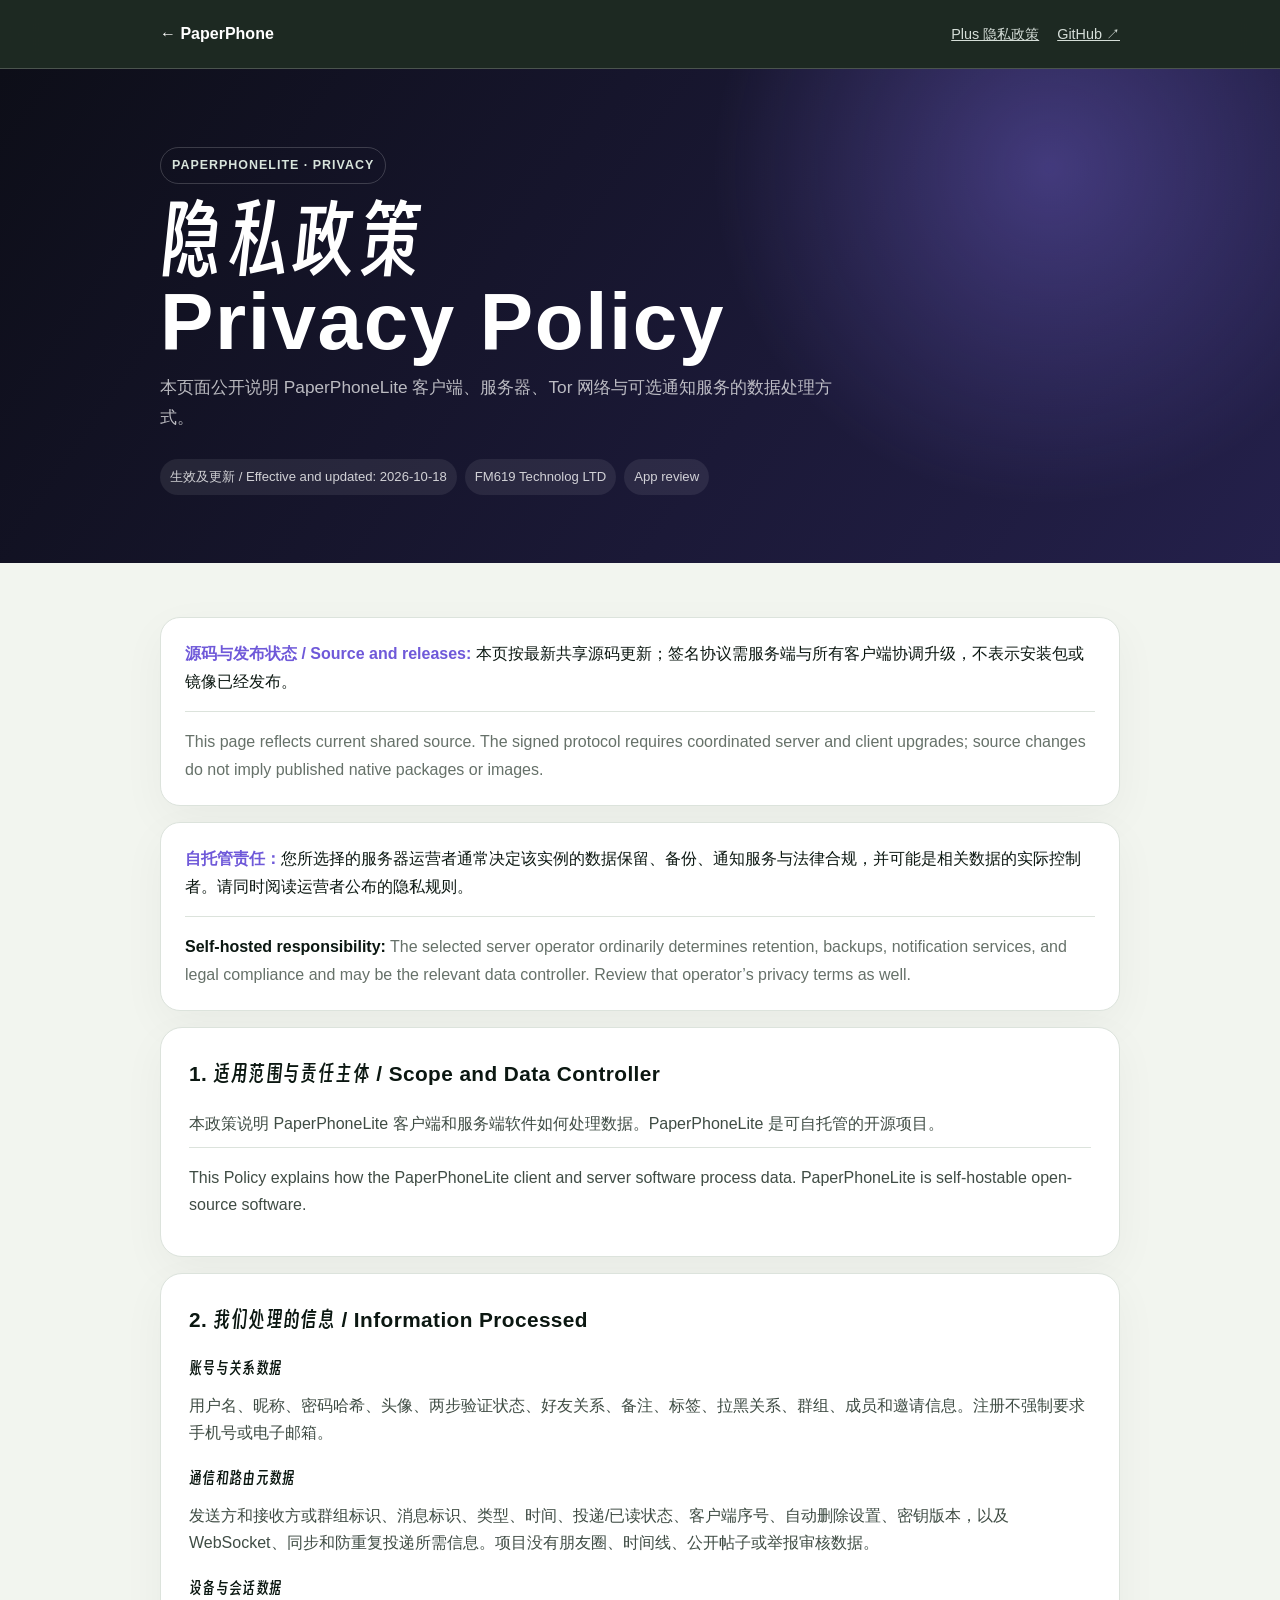
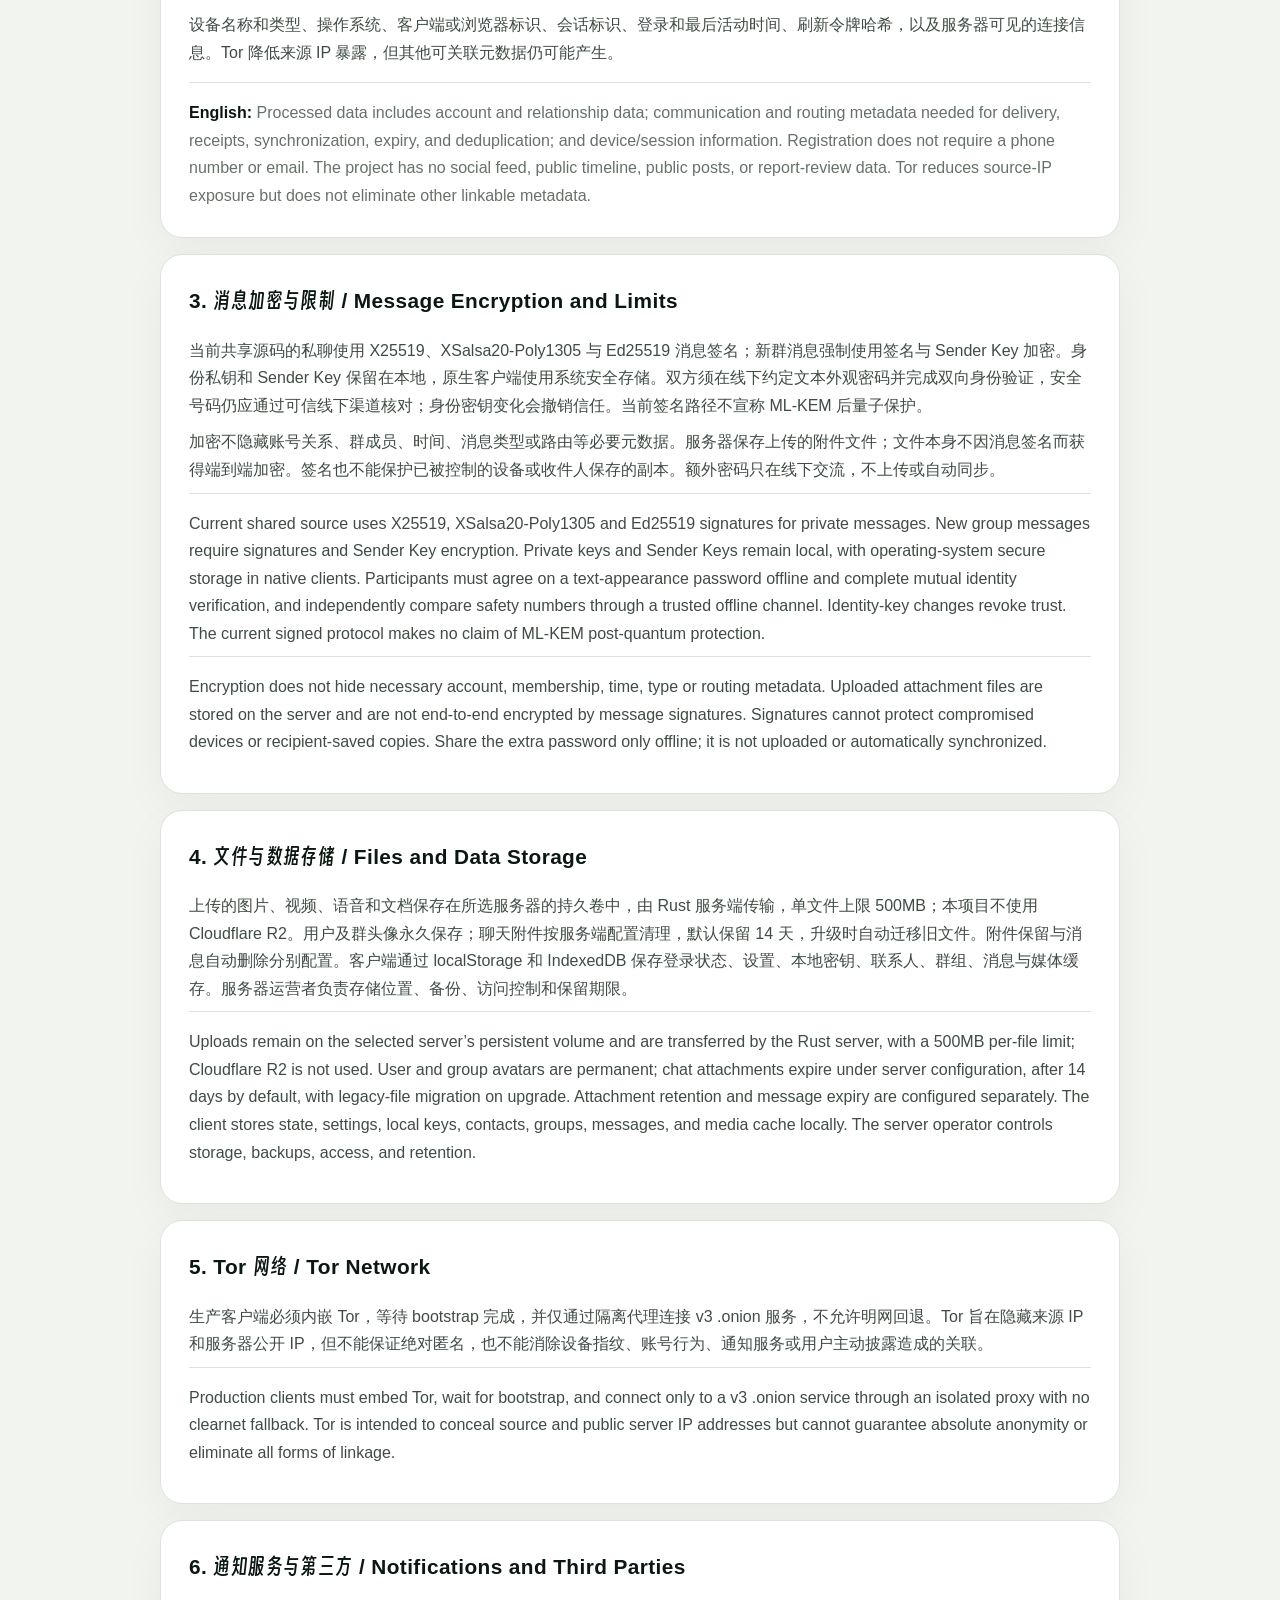
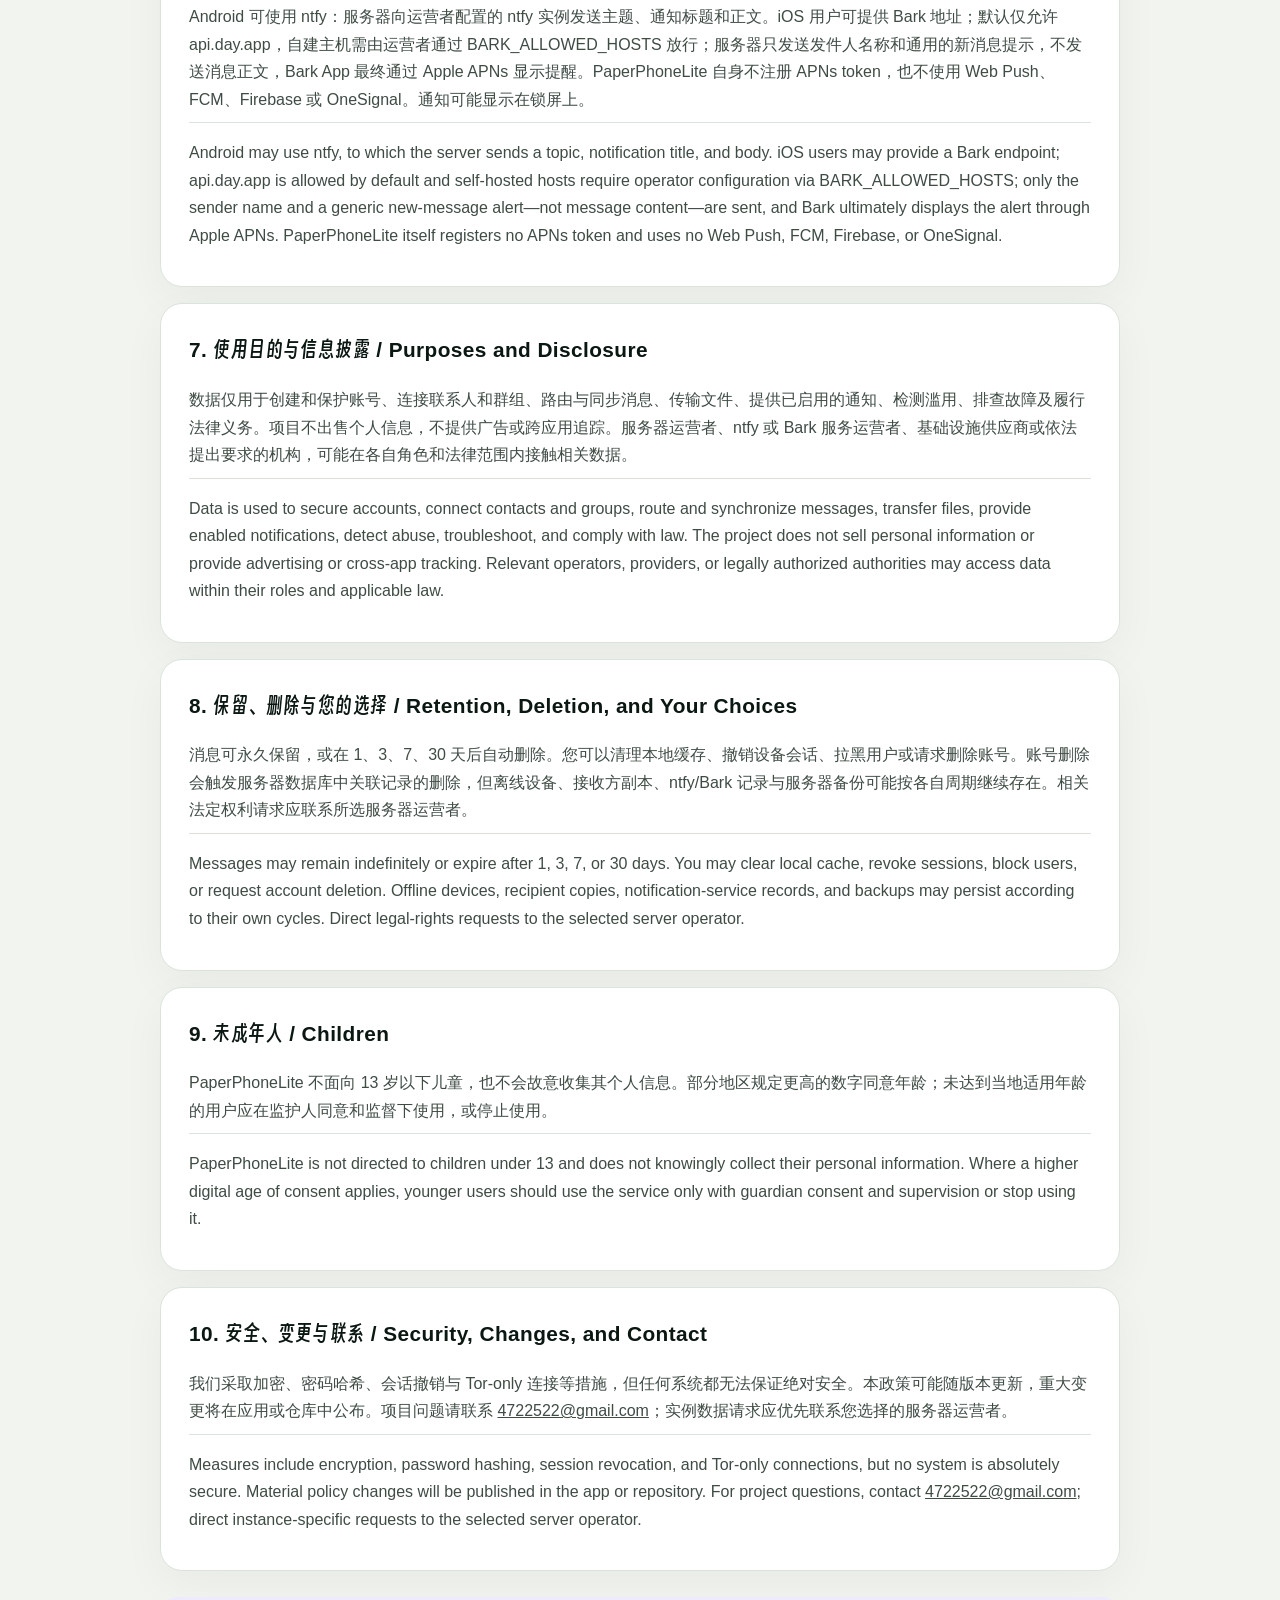
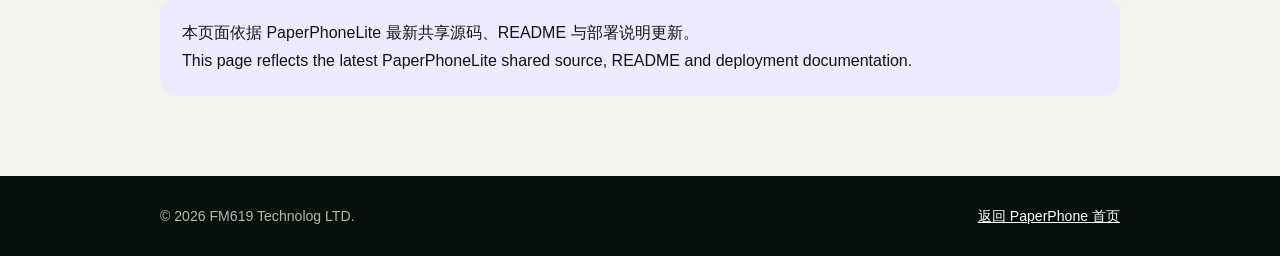
<file: privacy-lite.html>
<!doctype html><html lang="zh-CN" class="lite"><head><meta charset="utf-8"><meta name="viewport" content="width=device-width,initial-scale=1"><title>Privacy Policy | PaperPhoneLite</title><meta name="description" content="PaperPhoneLite 隐私政策 / Privacy Policy，用于 App Store 与 Google Play 应用审核。"><link rel="stylesheet" href="privacy.css"><link rel="stylesheet" href="fonts.css"></head><body class="lite"><nav class="topbar"><div class="topbar-inner"><a class="brand" href="index.html">← PaperPhone</a><div class="top-links"><a href="privacy-plus.html">Plus 隐私政策</a><a href="https://github.com/619dev/PaperPhoneLite" target="_blank" rel="noopener">GitHub ↗</a></div></div></nav><header class="hero"><div class="wrap"><span class="eyebrow">PaperPhoneLite · Privacy</span><h1>隐私政策<br>Privacy Policy</h1><p>本页面公开说明 PaperPhoneLite 客户端、服务器、Tor 网络与可选通知服务的数据处理方式。</p><div class="meta"><span>生效及更新 / Effective and updated: 2026-10-18</span><span>FM619 Technolog LTD</span><span>App review</span></div></div></header><main class="policy wrap"><div class="notice"><strong>源码与发布状态 / Source and releases:</strong> 本页按最新共享源码更新；签名协议需服务端与所有客户端协调升级，不表示安装包或镜像已经发布。<div class="translation">This page reflects current shared source. The signed protocol requires coordinated server and client upgrades; source changes do not imply published native packages or images.</div></div>
<div class="notice"><strong>自托管责任：</strong>您所选择的服务器运营者通常决定该实例的数据保留、备份、通知服务与法律合规，并可能是相关数据的实际控制者。请同时阅读运营者公布的隐私规则。<div class="translation"><b>Self-hosted responsibility:</b> The selected server operator ordinarily determines retention, backups, notification services, and legal compliance and may be the relevant data controller. Review that operator’s privacy terms as well.</div></div>
<section class="section"><h2>1. 适用范围与责任主体 / Scope and Data Controller</h2><p>本政策说明 PaperPhoneLite 客户端和服务端软件如何处理数据。PaperPhoneLite 是可自托管的开源项目。</p><p class="translation">This Policy explains how the PaperPhoneLite client and server software process data. PaperPhoneLite is self-hostable open-source software.</p></section>
<section class="section"><h2>2. 我们处理的信息 / Information Processed</h2><h3>账号与关系数据</h3><p>用户名、昵称、密码哈希、头像、两步验证状态、好友关系、备注、标签、拉黑关系、群组、成员和邀请信息。注册不强制要求手机号或电子邮箱。</p><h3>通信和路由元数据</h3><p>发送方和接收方或群组标识、消息标识、类型、时间、投递/已读状态、客户端序号、自动删除设置、密钥版本，以及 WebSocket、同步和防重复投递所需信息。项目没有朋友圈、时间线、公开帖子或举报审核数据。</p><h3>设备与会话数据</h3><p>设备名称和类型、操作系统、客户端或浏览器标识、会话标识、登录和最后活动时间、刷新令牌哈希，以及服务器可见的连接信息。Tor 降低来源 IP 暴露，但其他可关联元数据仍可能产生。</p><div class="translation"><b>English:</b> Processed data includes account and relationship data; communication and routing metadata needed for delivery, receipts, synchronization, expiry, and deduplication; and device/session information. Registration does not require a phone number or email. The project has no social feed, public timeline, public posts, or report-review data. Tor reduces source-IP exposure but does not eliminate other linkable metadata.</div></section>
<section class="section"><h2>3. 消息加密与限制 / Message Encryption and Limits</h2><p>当前共享源码的私聊使用 X25519、XSalsa20-Poly1305 与 Ed25519 消息签名；新群消息强制使用签名与 Sender Key 加密。身份私钥和 Sender Key 保留在本地，原生客户端使用系统安全存储。双方须在线下约定文本外观密码并完成双向身份验证，安全号码仍应通过可信线下渠道核对；身份密钥变化会撤销信任。当前签名路径不宣称 ML-KEM 后量子保护。</p><p>加密不隐藏账号关系、群成员、时间、消息类型或路由等必要元数据。服务器保存上传的附件文件；文件本身不因消息签名而获得端到端加密。签名也不能保护已被控制的设备或收件人保存的副本。额外密码只在线下交流，不上传或自动同步。</p><p class="translation">Current shared source uses X25519, XSalsa20-Poly1305 and Ed25519 signatures for private messages. New group messages require signatures and Sender Key encryption. Private keys and Sender Keys remain local, with operating-system secure storage in native clients. Participants must agree on a text-appearance password offline and complete mutual identity verification, and independently compare safety numbers through a trusted offline channel. Identity-key changes revoke trust. The current signed protocol makes no claim of ML-KEM post-quantum protection.</p><p class="translation">Encryption does not hide necessary account, membership, time, type or routing metadata. Uploaded attachment files are stored on the server and are not end-to-end encrypted by message signatures. Signatures cannot protect compromised devices or recipient-saved copies. Share the extra password only offline; it is not uploaded or automatically synchronized.</p></section>
<section class="section"><h2>4. 文件与数据存储 / Files and Data Storage</h2><p>上传的图片、视频、语音和文档保存在所选服务器的持久卷中，由 Rust 服务端传输，单文件上限 500MB；本项目不使用 Cloudflare R2。用户及群头像永久保存；聊天附件按服务端配置清理，默认保留 14 天，升级时自动迁移旧文件。附件保留与消息自动删除分别配置。客户端通过 localStorage 和 IndexedDB 保存登录状态、设置、本地密钥、联系人、群组、消息与媒体缓存。服务器运营者负责存储位置、备份、访问控制和保留期限。</p><p class="translation">Uploads remain on the selected server’s persistent volume and are transferred by the Rust server, with a 500MB per-file limit; Cloudflare R2 is not used. User and group avatars are permanent; chat attachments expire under server configuration, after 14 days by default, with legacy-file migration on upgrade. Attachment retention and message expiry are configured separately. The client stores state, settings, local keys, contacts, groups, messages, and media cache locally. The server operator controls storage, backups, access, and retention.</p></section>
<section class="section"><h2>5. Tor 网络 / Tor Network</h2><p>生产客户端必须内嵌 Tor，等待 bootstrap 完成，并仅通过隔离代理连接 v3 .onion 服务，不允许明网回退。Tor 旨在隐藏来源 IP 和服务器公开 IP，但不能保证绝对匿名，也不能消除设备指纹、账号行为、通知服务或用户主动披露造成的关联。</p><p class="translation">Production clients must embed Tor, wait for bootstrap, and connect only to a v3 .onion service through an isolated proxy with no clearnet fallback. Tor is intended to conceal source and public server IP addresses but cannot guarantee absolute anonymity or eliminate all forms of linkage.</p></section>
<section class="section"><h2>6. 通知服务与第三方 / Notifications and Third Parties</h2><p>Android 可使用 ntfy：服务器向运营者配置的 ntfy 实例发送主题、通知标题和正文。iOS 用户可提供 Bark 地址；默认仅允许 api.day.app，自建主机需由运营者通过 BARK_ALLOWED_HOSTS 放行；服务器只发送发件人名称和通用的新消息提示，不发送消息正文，Bark App 最终通过 Apple APNs 显示提醒。PaperPhoneLite 自身不注册 APNs token，也不使用 Web Push、FCM、Firebase 或 OneSignal。通知可能显示在锁屏上。</p><p class="translation">Android may use ntfy, to which the server sends a topic, notification title, and body. iOS users may provide a Bark endpoint; api.day.app is allowed by default and self-hosted hosts require operator configuration via BARK_ALLOWED_HOSTS; only the sender name and a generic new-message alert—not message content—are sent, and Bark ultimately displays the alert through Apple APNs. PaperPhoneLite itself registers no APNs token and uses no Web Push, FCM, Firebase, or OneSignal.</p></section>
<section class="section"><h2>7. 使用目的与信息披露 / Purposes and Disclosure</h2><p>数据仅用于创建和保护账号、连接联系人和群组、路由与同步消息、传输文件、提供已启用的通知、检测滥用、排查故障及履行法律义务。项目不出售个人信息，不提供广告或跨应用追踪。服务器运营者、ntfy 或 Bark 服务运营者、基础设施供应商或依法提出要求的机构，可能在各自角色和法律范围内接触相关数据。</p><p class="translation">Data is used to secure accounts, connect contacts and groups, route and synchronize messages, transfer files, provide enabled notifications, detect abuse, troubleshoot, and comply with law. The project does not sell personal information or provide advertising or cross-app tracking. Relevant operators, providers, or legally authorized authorities may access data within their roles and applicable law.</p></section>
<section class="section"><h2>8. 保留、删除与您的选择 / Retention, Deletion, and Your Choices</h2><p>消息可永久保留，或在 1、3、7、30 天后自动删除。您可以清理本地缓存、撤销设备会话、拉黑用户或请求删除账号。账号删除会触发服务器数据库中关联记录的删除，但离线设备、接收方副本、ntfy/Bark 记录与服务器备份可能按各自周期继续存在。相关法定权利请求应联系所选服务器运营者。</p><p class="translation">Messages may remain indefinitely or expire after 1, 3, 7, or 30 days. You may clear local cache, revoke sessions, block users, or request account deletion. Offline devices, recipient copies, notification-service records, and backups may persist according to their own cycles. Direct legal-rights requests to the selected server operator.</p></section>
<section class="section"><h2>9. 未成年人 / Children</h2><p>PaperPhoneLite 不面向 13 岁以下儿童，也不会故意收集其个人信息。部分地区规定更高的数字同意年龄；未达到当地适用年龄的用户应在监护人同意和监督下使用，或停止使用。</p><p class="translation">PaperPhoneLite is not directed to children under 13 and does not knowingly collect their personal information. Where a higher digital age of consent applies, younger users should use the service only with guardian consent and supervision or stop using it.</p></section>
<section class="section"><h2>10. 安全、变更与联系 / Security, Changes, and Contact</h2><p>我们采取加密、密码哈希、会话撤销与 Tor-only 连接等措施，但任何系统都无法保证绝对安全。本政策可能随版本更新，重大变更将在应用或仓库中公布。项目问题请联系 <a href="mailto:4722522@gmail.com">4722522@gmail.com</a>；实例数据请求应优先联系您选择的服务器运营者。</p><p class="translation">Measures include encryption, password hashing, session revocation, and Tor-only connections, but no system is absolutely secure. Material policy changes will be published in the app or repository. For project questions, contact <a href="mailto:4722522@gmail.com">4722522@gmail.com</a>; direct instance-specific requests to the selected server operator.</p></section>
<div class="source">本页面依据 PaperPhoneLite 最新共享源码、README 与部署说明更新。<br>This page reflects the latest PaperPhoneLite shared source, README and deployment documentation.</div></main><footer><div class="wrap footer-inner"><span>© 2026 FM619 Technolog LTD.</span><a href="index.html">返回 PaperPhone 首页</a></div></footer></body></html>
</file>
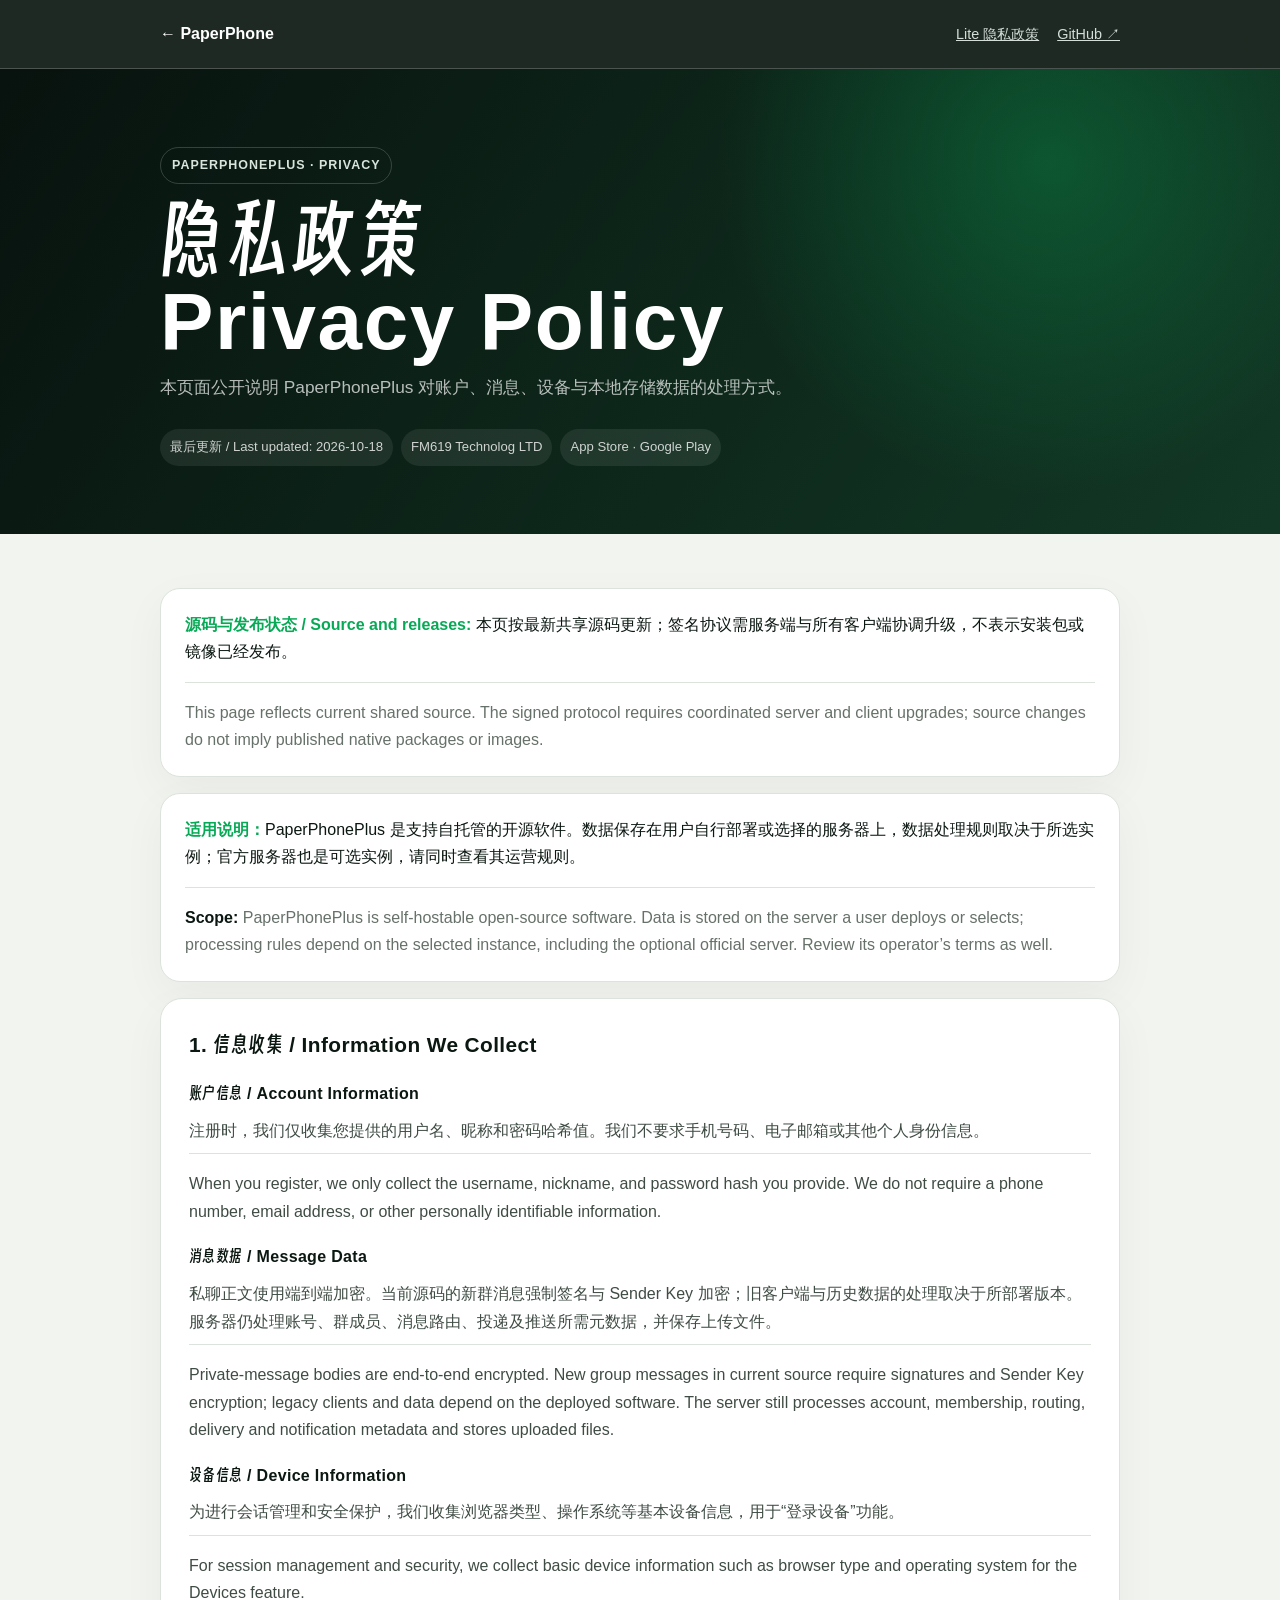
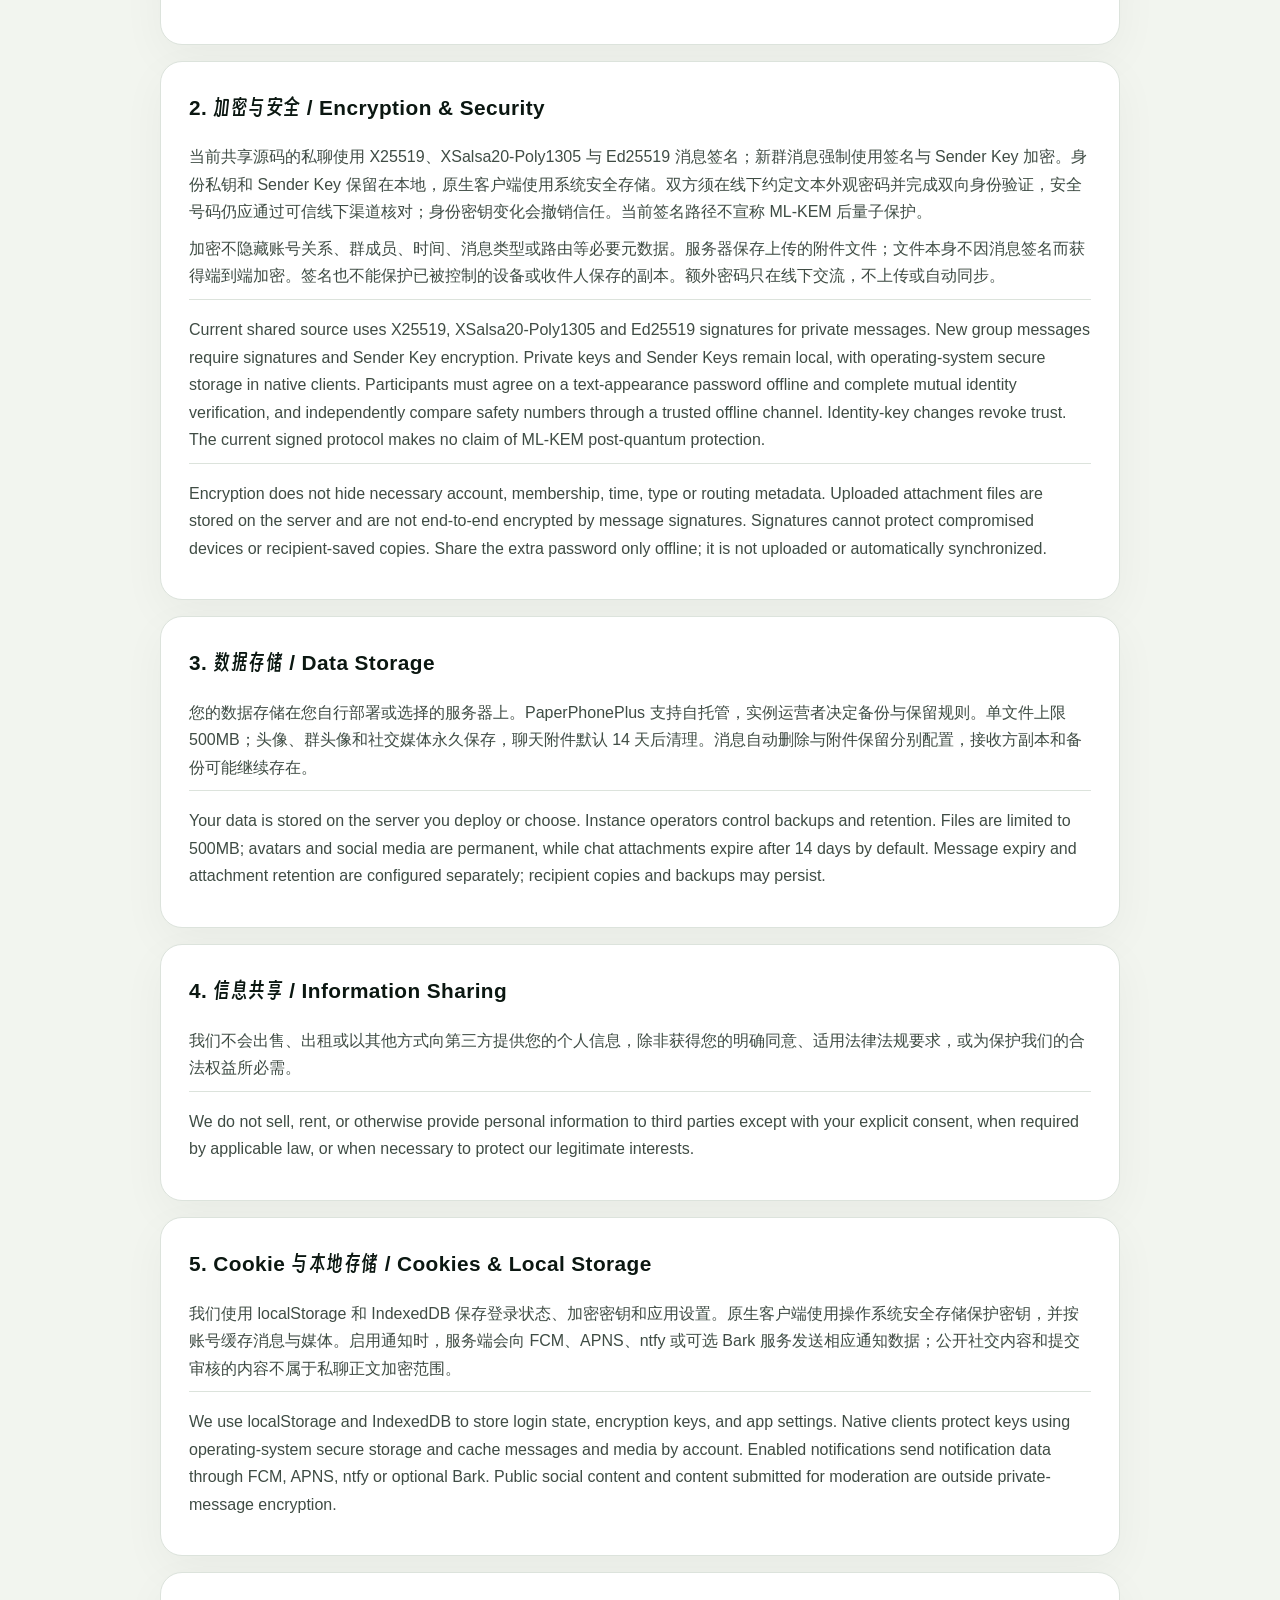
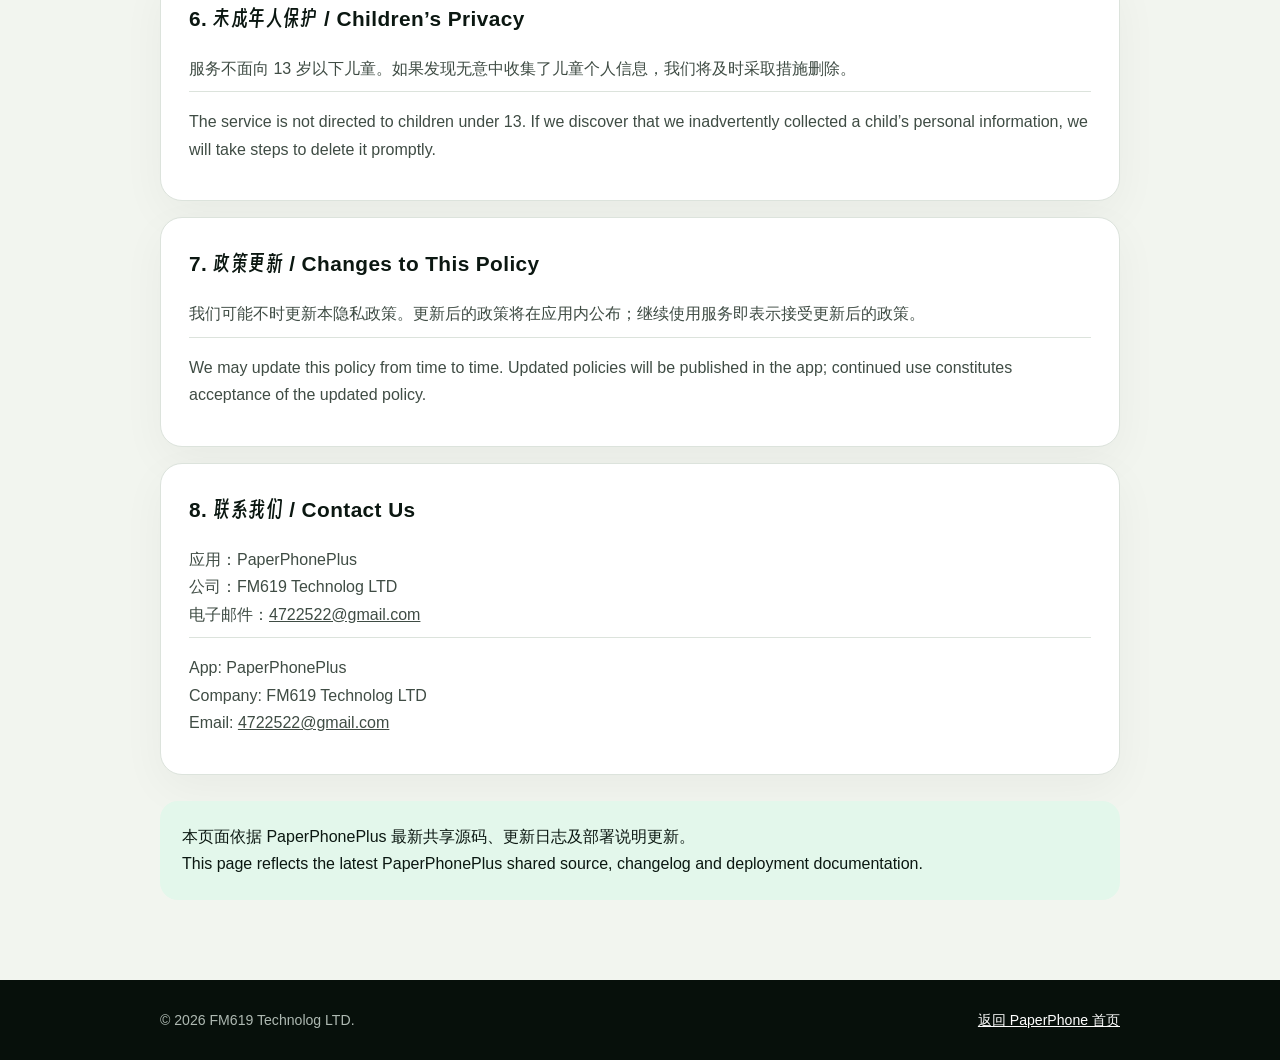
<file: privacy-plus.html>
<!doctype html><html lang="zh-CN"><head><meta charset="utf-8"><meta name="viewport" content="width=device-width,initial-scale=1"><title>Privacy Policy | PaperPhonePlus</title><meta name="description" content="PaperPhonePlus 隐私政策 / Privacy Policy，用于 App Store 与 Google Play 应用审核。"><link rel="stylesheet" href="privacy.css"><link rel="stylesheet" href="fonts.css"></head><body><nav class="topbar"><div class="topbar-inner"><a class="brand" href="index.html">← PaperPhone</a><div class="top-links"><a href="privacy-lite.html">Lite 隐私政策</a><a href="https://github.com/619dev/Paperphone-plus" target="_blank" rel="noopener">GitHub ↗</a></div></div></nav><header class="hero"><div class="wrap"><span class="eyebrow">PaperPhonePlus · Privacy</span><h1>隐私政策<br>Privacy Policy</h1><p>本页面公开说明 PaperPhonePlus 对账户、消息、设备与本地存储数据的处理方式。</p><div class="meta"><span>最后更新 / Last updated: 2026-10-18</span><span>FM619 Technolog LTD</span><span>App Store · Google Play</span></div></div></header><main class="policy wrap"><div class="notice"><strong>源码与发布状态 / Source and releases:</strong> 本页按最新共享源码更新；签名协议需服务端与所有客户端协调升级，不表示安装包或镜像已经发布。<div class="translation">This page reflects current shared source. The signed protocol requires coordinated server and client upgrades; source changes do not imply published native packages or images.</div></div>
<div class="notice"><strong>适用说明：</strong>PaperPhonePlus 是支持自托管的开源软件。数据保存在用户自行部署或选择的服务器上，数据处理规则取决于所选实例；官方服务器也是可选实例，请同时查看其运营规则。<div class="translation"><b>Scope:</b> PaperPhonePlus is self-hostable open-source software. Data is stored on the server a user deploys or selects; processing rules depend on the selected instance, including the optional official server. Review its operator’s terms as well.</div></div>
<section class="section"><h2>1. 信息收集 / Information We Collect</h2><h3>账户信息 / Account Information</h3><p>注册时，我们仅收集您提供的用户名、昵称和密码哈希值。我们不要求手机号码、电子邮箱或其他个人身份信息。</p><p class="translation">When you register, we only collect the username, nickname, and password hash you provide. We do not require a phone number, email address, or other personally identifiable information.</p><h3>消息数据 / Message Data</h3><p>私聊正文使用端到端加密。当前源码的新群消息强制签名与 Sender Key 加密；旧客户端与历史数据的处理取决于所部署版本。服务器仍处理账号、群成员、消息路由、投递及推送所需元数据，并保存上传文件。</p><p class="translation">Private-message bodies are end-to-end encrypted. New group messages in current source require signatures and Sender Key encryption; legacy clients and data depend on the deployed software. The server still processes account, membership, routing, delivery and notification metadata and stores uploaded files.</p><h3>设备信息 / Device Information</h3><p>为进行会话管理和安全保护，我们收集浏览器类型、操作系统等基本设备信息，用于“登录设备”功能。</p><p class="translation">For session management and security, we collect basic device information such as browser type and operating system for the Devices feature.</p></section>
<section class="section"><h2>2. 加密与安全 / Encryption &amp; Security</h2><p>当前共享源码的私聊使用 X25519、XSalsa20-Poly1305 与 Ed25519 消息签名；新群消息强制使用签名与 Sender Key 加密。身份私钥和 Sender Key 保留在本地，原生客户端使用系统安全存储。双方须在线下约定文本外观密码并完成双向身份验证，安全号码仍应通过可信线下渠道核对；身份密钥变化会撤销信任。当前签名路径不宣称 ML-KEM 后量子保护。</p><p>加密不隐藏账号关系、群成员、时间、消息类型或路由等必要元数据。服务器保存上传的附件文件；文件本身不因消息签名而获得端到端加密。签名也不能保护已被控制的设备或收件人保存的副本。额外密码只在线下交流，不上传或自动同步。</p><p class="translation">Current shared source uses X25519, XSalsa20-Poly1305 and Ed25519 signatures for private messages. New group messages require signatures and Sender Key encryption. Private keys and Sender Keys remain local, with operating-system secure storage in native clients. Participants must agree on a text-appearance password offline and complete mutual identity verification, and independently compare safety numbers through a trusted offline channel. Identity-key changes revoke trust. The current signed protocol makes no claim of ML-KEM post-quantum protection.</p><p class="translation">Encryption does not hide necessary account, membership, time, type or routing metadata. Uploaded attachment files are stored on the server and are not end-to-end encrypted by message signatures. Signatures cannot protect compromised devices or recipient-saved copies. Share the extra password only offline; it is not uploaded or automatically synchronized.</p></section>
<section class="section"><h2>3. 数据存储 / Data Storage</h2><p>您的数据存储在您自行部署或选择的服务器上。PaperPhonePlus 支持自托管，实例运营者决定备份与保留规则。单文件上限 500MB；头像、群头像和社交媒体永久保存，聊天附件默认 14 天后清理。消息自动删除与附件保留分别配置，接收方副本和备份可能继续存在。</p><p class="translation">Your data is stored on the server you deploy or choose. Instance operators control backups and retention. Files are limited to 500MB; avatars and social media are permanent, while chat attachments expire after 14 days by default. Message expiry and attachment retention are configured separately; recipient copies and backups may persist.</p></section>
<section class="section"><h2>4. 信息共享 / Information Sharing</h2><p>我们不会出售、出租或以其他方式向第三方提供您的个人信息，除非获得您的明确同意、适用法律法规要求，或为保护我们的合法权益所必需。</p><p class="translation">We do not sell, rent, or otherwise provide personal information to third parties except with your explicit consent, when required by applicable law, or when necessary to protect our legitimate interests.</p></section>
<section class="section"><h2>5. Cookie 与本地存储 / Cookies &amp; Local Storage</h2><p>我们使用 localStorage 和 IndexedDB 保存登录状态、加密密钥和应用设置。原生客户端使用操作系统安全存储保护密钥，并按账号缓存消息与媒体。启用通知时，服务端会向 FCM、APNS、ntfy 或可选 Bark 服务发送相应通知数据；公开社交内容和提交审核的内容不属于私聊正文加密范围。</p><p class="translation">We use localStorage and IndexedDB to store login state, encryption keys, and app settings. Native clients protect keys using operating-system secure storage and cache messages and media by account. Enabled notifications send notification data through FCM, APNS, ntfy or optional Bark. Public social content and content submitted for moderation are outside private-message encryption.</p></section>
<section class="section"><h2>6. 未成年人保护 / Children’s Privacy</h2><p>服务不面向 13 岁以下儿童。如果发现无意中收集了儿童个人信息，我们将及时采取措施删除。</p><p class="translation">The service is not directed to children under 13. If we discover that we inadvertently collected a child’s personal information, we will take steps to delete it promptly.</p></section>
<section class="section"><h2>7. 政策更新 / Changes to This Policy</h2><p>我们可能不时更新本隐私政策。更新后的政策将在应用内公布；继续使用服务即表示接受更新后的政策。</p><p class="translation">We may update this policy from time to time. Updated policies will be published in the app; continued use constitutes acceptance of the updated policy.</p></section>
<section class="section"><h2>8. 联系我们 / Contact Us</h2><p>应用：PaperPhonePlus<br>公司：FM619 Technolog LTD<br>电子邮件：<a href="mailto:4722522@gmail.com">4722522@gmail.com</a></p><p class="translation">App: PaperPhonePlus<br>Company: FM619 Technolog LTD<br>Email: <a href="mailto:4722522@gmail.com">4722522@gmail.com</a></p></section>
<div class="source">本页面依据 PaperPhonePlus 最新共享源码、更新日志及部署说明更新。<br>This page reflects the latest PaperPhonePlus shared source, changelog and deployment documentation.</div></main><footer><div class="wrap footer-inner"><span>© 2026 FM619 Technolog LTD.</span><a href="index.html">返回 PaperPhone 首页</a></div></footer></body></html>
</file>
<file: privacy.css>
:root{--ink:#0b1711;--paper:#f2f5ef;--card:#fff;--muted:#667169;--line:#dce3dc;--accent:#08a956;--soft:#e3f7eb;--violet:#6f59d9;--violet-soft:#eeeaff}*{box-sizing:border-box}html{scroll-behavior:smooth}body{margin:0;color:var(--ink);background:var(--paper);font-family: Inter,ui-sans-serif,-apple-system,BlinkMacSystemFont,"Segoe UI","PingFang SC","Microsoft YaHei",sans-serif;font-size:16px;line-height:1.72}a{color:inherit}.topbar{position:sticky;z-index:10;top:0;border-bottom:1px solid #ffffff33;background:#0b1711eb;backdrop-filter:blur(16px)}.topbar-inner{display:flex;align-items:center;justify-content:space-between;width:min(960px,calc(100% - 32px));min-height:68px;margin:auto;color:#fff}.brand{text-decoration:none;font-weight:850}.top-links{display:flex;gap:18px;color:#d4ddd7;font-size:.9rem}.top-links a:hover{color:#fff}.hero{color:#fff;background:radial-gradient(circle at 82% 20%,#08a95655,transparent 30%),linear-gradient(125deg,#08120e,#123825);padding:78px 0 68px}.lite .hero{background:radial-gradient(circle at 82% 20%,#8e7aff55,transparent 30%),linear-gradient(125deg,#0d0e18,#24204b)}.wrap{width:min(960px,calc(100% - 32px));margin:auto}.eyebrow{display:inline-block;padding:7px 11px;border:1px solid #ffffff2e;border-radius:999px;color:#d8e4dc;font-size:.78rem;font-weight:800;letter-spacing:.08em;text-transform:uppercase}.hero h1{margin:20px 0 12px;font-size:clamp(2.7rem,8vw,5rem);line-height:.98;letter-spacing:0.02em}.hero p{max-width:680px;margin:0;color:#ffffffb5;font-size:1.08rem}.meta{display:flex;flex-wrap:wrap;gap:8px;margin-top:26px}.meta span{padding:7px 10px;border-radius:999px;background:#ffffff14;color:#ffffffc9;font-size:.82rem}.policy{padding:54px 0 80px}.notice{margin-bottom:16px;padding:22px 24px;border:1px solid var(--line);border-radius:20px;background:var(--card);box-shadow:0 14px 45px #1320190b}.notice strong{color:var(--accent)}.lite .notice strong{color:var(--violet)}.section{margin-top:16px;padding:28px;border:1px solid var(--line);border-radius:22px;background:var(--card);box-shadow:0 14px 45px #1320190b}.section h2{margin:0 0 18px;font-size:1.3rem;letter-spacing:0.02em}.section h3{margin:18px 0 5px;font-size:1rem}.section p{margin:9px 0;color:#3f4c44}.translation{margin-top:16px;padding-top:16px;border-top:1px solid var(--line);color:var(--muted)}.translation b{color:var(--ink)}ul{padding-left:22px}.source{margin-top:26px;padding:22px;border-radius:18px;background:var(--soft)}.lite .source{background:var(--violet-soft)}footer{padding:28px 0;color:#aeb9b2;background:#07100b;font-size:.88rem}.footer-inner{display:flex;justify-content:space-between;gap:20px}.footer-inner a{color:#fff}@media(max-width:650px){.top-links a:first-child{display:none}.hero{padding:58px 0 50px}.section{padding:22px}.footer-inner{flex-direction:column}}
</file>
<file: fonts.css>
/* Chinese headings use 得意黑; English and body text use system fonts. */
@font-face {
  font-family: "PaperPhone Chinese";
  src: url("fonts/smiley-sans.ttf") format("truetype");
  font-style: normal;
  font-weight: 100 900;
  font-display: swap;
  unicode-range: U+2E80-33FF, U+3400-4DBF, U+4E00-9FFF, U+F900-FAFF, U+FE30-FE4F, U+FF00-FFEF, U+20000-323AF;
}

/* Keep body copy on system fonts and normal tracking. */
body { letter-spacing: normal; }
h1, h2, h3, h4, h5, h6 {
  font-family: "PaperPhone Chinese", ui-sans-serif,
    -apple-system, BlinkMacSystemFont, "Segoe UI", sans-serif !important;
  letter-spacing: 0.02em !important;
}
</file>
